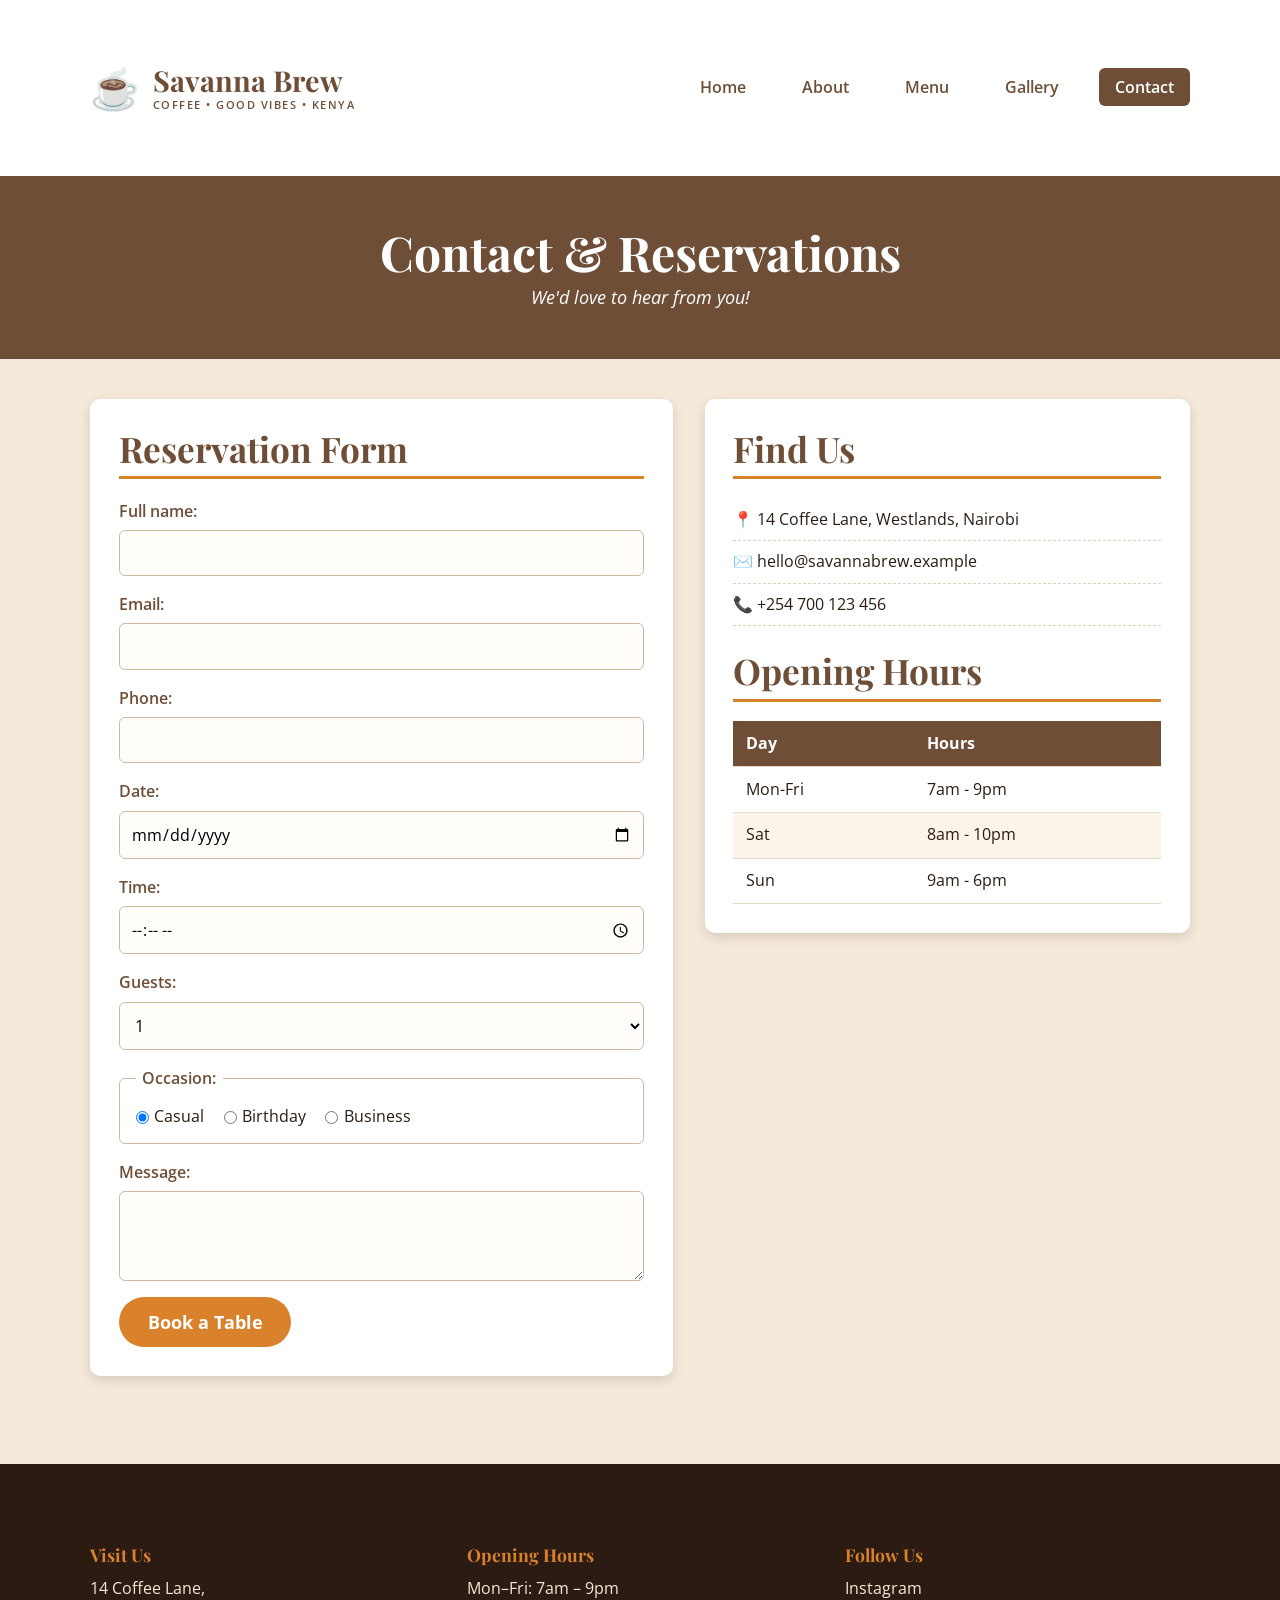
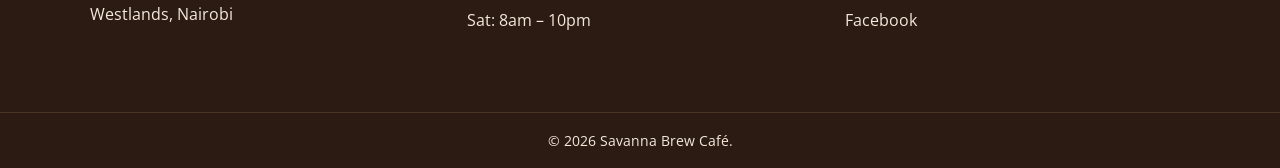
<file: contact.html>
<!DOCTYPE html>
<html lang="en">
<head>
  <meta charset="UTF-8"><meta name="viewport" content="width=device-width, initial-scale=1.0">
  <title>Savanna Brew Café — Contact</title>
  <link href="https://fonts.googleapis.com/css2?family=Open+Sans:wght@400;600;700&family=Playfair+Display:ital,wght@0,700;1,700&display=swap" rel="stylesheet">
  <link rel="stylesheet" href="style.css">
</head>
<body>
  <header class="site-header"><div class="container header-inner"><a href="index.html" class="logo"><div class="logo-icon">☕</div><div class="logo-text"><span class="logo-title">Savanna Brew</span><span class="logo-tagline">COFFEE • GOOD VIBES • KENYA</span></div></a><nav class="main-nav"><ul><li><a href="index.html">Home</a></li><li><a href="about.html">About</a></li><li><a href="menu.html">Menu</a></li><li><a href="gallery.html">Gallery</a></li><li><a href="contact.html" class="active">Contact</a></li></ul></nav></div></header>
  <main>
    <section class="page-banner"><h1>Contact & Reservations</h1><p>We'd love to hear from you!</p></section>
    <div class="container contact-grid">
      <div class="form-card"><h2>Reservation Form</h2><form action="#" method="POST">
        <div class="form-group"><label>Full name:</label><input type="text" required></div>
        <div class="form-group"><label>Email:</label><input type="email" required></div>
        <div class="form-group"><label>Phone:</label><input type="tel"></div>
        <div class="form-group"><label>Date:</label><input type="date" required></div>
        <div class="form-group"><label>Time:</label><input type="time" required></div>
        <div class="form-group"><label>Guests:</label><select><option>1</option><option>2</option><option>3</option><option>4</option><option>5</option></select></div>
        <fieldset><legend>Occasion:</legend><div class="radio-row"><label><input type="radio" name="occasion" checked> Casual</label><label><input type="radio" name="occasion"> Birthday</label><label><input type="radio" name="occasion"> Business</label></div></fieldset>
        <div class="form-group"><label>Message:</label><textarea rows="3"></textarea></div>
        <button type="submit" class="btn">Book a Table</button>
      </form></div>
      <div class="info-card"><h2>Find Us</h2><ul class="info-list"><li>📍 14 Coffee Lane, Westlands, Nairobi</li><li>✉️ hello@savannabrew.example</li><li>📞 +254 700 123 456</li></ul><h2>Opening Hours</h2><table class="hours-table"><thead><tr><th>Day</th><th>Hours</th></tr></thead><tbody><tr><td>Mon-Fri</td><td>7am - 9pm</td></tr><tr><td>Sat</td><td>8am - 10pm</td></tr><tr><td>Sun</td><td>9am - 6pm</td></tr></tbody></table></div>
    </div>
  </main>
  <footer class="site-footer"><div class="container footer-grid"><div><h3>Visit Us</h3><p>14 Coffee Lane,<br>Westlands, Nairobi</p></div><div><h3>Opening Hours</h3><ul><li>Mon–Fri: 7am – 9pm</li><li>Sat: 8am – 10pm</li></ul></div><div><h3>Follow Us</h3><ul><li><a href="#">Instagram</a></li><li><a href="#">Facebook</a></li></ul></div></div><p class="copyright">© 2026 Savanna Brew Café.</p></footer>
</body>
</html>
</file>
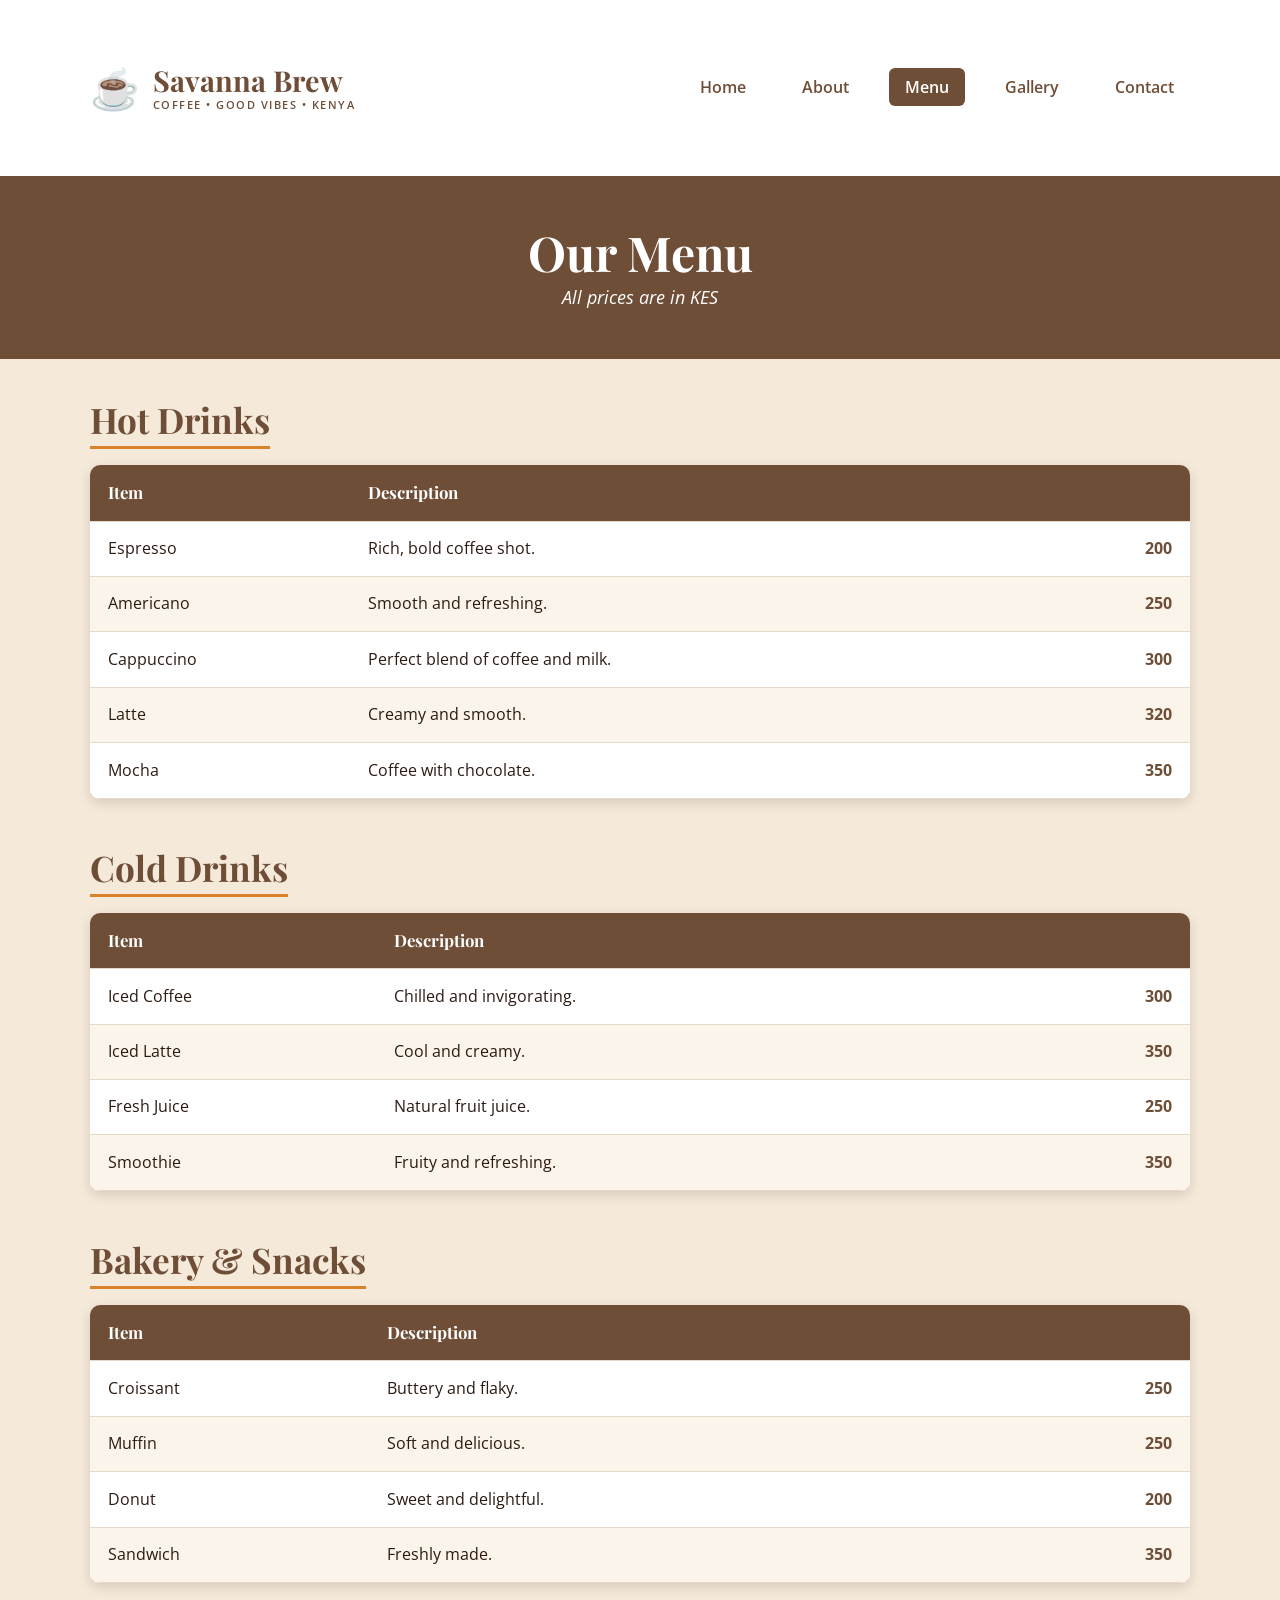
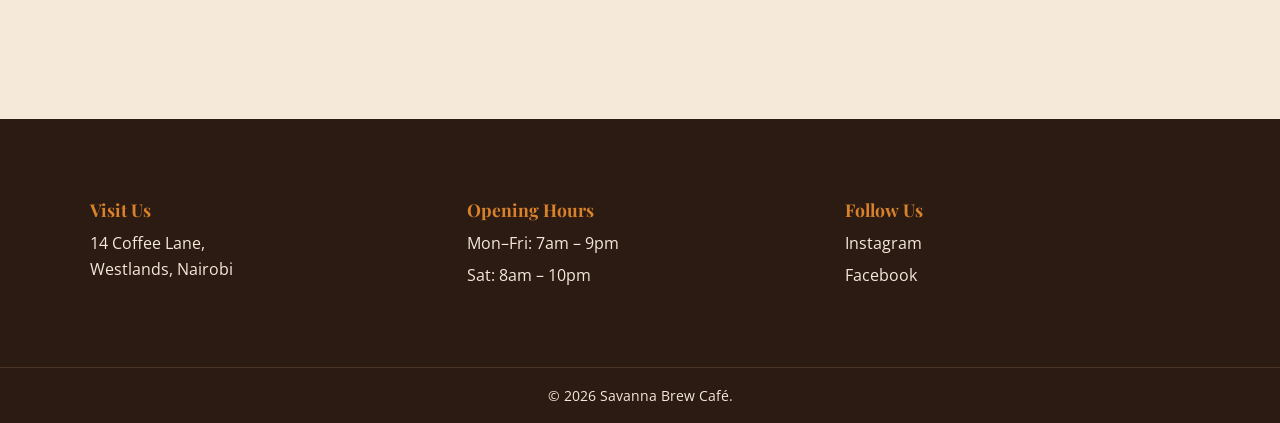
<file: menu.html>
<!DOCTYPE html>
<html lang="en">
<head>
  <meta charset="UTF-8"><meta name="viewport" content="width=device-width, initial-scale=1.0">
  <title>Savanna Brew Café — Menu</title>
  <link href="https://fonts.googleapis.com/css2?family=Open+Sans:wght@400;600;700&family=Playfair+Display:ital,wght@0,700;1,700&display=swap" rel="stylesheet">
  <link rel="stylesheet" href="style.css">
</head>
<body>
  <header class="site-header"><div class="container header-inner"><a href="index.html" class="logo"><div class="logo-icon">☕</div><div class="logo-text"><span class="logo-title">Savanna Brew</span><span class="logo-tagline">COFFEE • GOOD VIBES • KENYA</span></div></a><nav class="main-nav"><ul><li><a href="index.html">Home</a></li><li><a href="about.html">About</a></li><li><a href="menu.html" class="active">Menu</a></li><li><a href="gallery.html">Gallery</a></li><li><a href="contact.html">Contact</a></li></ul></nav></div></header>
  <main>
    <section class="page-banner"><h1>Our Menu</h1><p>All prices are in KES</p></section>
    <div class="container">
      <section class="menu-section"><h2>Hot Drinks</h2><div class="table-wrapper"><table class="menu-table"><thead><tr><th>Item</th><th>Description</th><th class="price-col">Price (KES)</th></tr></thead><tbody>
        <tr><td>Espresso</td><td>Rich, bold coffee shot.</td><td class="price-col">200</td></tr>
        <tr><td>Americano</td><td>Smooth and refreshing.</td><td class="price-col">250</td></tr>
        <tr><td>Cappuccino</td><td>Perfect blend of coffee and milk.</td><td class="price-col">300</td></tr>
        <tr><td>Latte</td><td>Creamy and smooth.</td><td class="price-col">320</td></tr>
        <tr><td>Mocha</td><td>Coffee with chocolate.</td><td class="price-col">350</td></tr>
      </tbody></table></div></section>
      <section class="menu-section"><h2>Cold Drinks</h2><div class="table-wrapper"><table class="menu-table"><thead><tr><th>Item</th><th>Description</th><th class="price-col">Price (KES)</th></tr></thead><tbody>
        <tr><td>Iced Coffee</td><td>Chilled and invigorating.</td><td class="price-col">300</td></tr>
        <tr><td>Iced Latte</td><td>Cool and creamy.</td><td class="price-col">350</td></tr>
        <tr><td>Fresh Juice</td><td>Natural fruit juice.</td><td class="price-col">250</td></tr>
        <tr><td>Smoothie</td><td>Fruity and refreshing.</td><td class="price-col">350</td></tr>
      </tbody></table></div></section>
      <section class="menu-section"><h2>Bakery &amp; Snacks</h2><div class="table-wrapper"><table class="menu-table"><thead><tr><th>Item</th><th>Description</th><th class="price-col">Price (KES)</th></tr></thead><tbody>
        <tr><td>Croissant</td><td>Buttery and flaky.</td><td class="price-col">250</td></tr>
        <tr><td>Muffin</td><td>Soft and delicious.</td><td class="price-col">250</td></tr>
        <tr><td>Donut</td><td>Sweet and delightful.</td><td class="price-col">200</td></tr>
        <tr><td>Sandwich</td><td>Freshly made.</td><td class="price-col">350</td></tr>
      </tbody></table></div></section>
    </div>
  </main>
  <footer class="site-footer"><div class="container footer-grid"><div><h3>Visit Us</h3><p>14 Coffee Lane,<br>Westlands, Nairobi</p></div><div><h3>Opening Hours</h3><ul><li>Mon–Fri: 7am – 9pm</li><li>Sat: 8am – 10pm</li></ul></div><div><h3>Follow Us</h3><ul><li><a href="#">Instagram</a></li><li><a href="#">Facebook</a></li></ul></div></div><p class="copyright">© 2026 Savanna Brew Café.</p></footer>
</body>
</html>
</file>
<file: style.css>
/* ============================================
   SAVANNA BREW CAFÉ — MAIN STYLESHEET
   ============================================ */

/* ---------- 1. CSS VARIABLES ---------- */
:root {
  --primary: #6F4E37;
  --cream: #F5E9DA;
  --accent: #D9822B;
  --dark: #2B1B12;
  --white: #FFFFFF;
  --heading-font: "Playfair Display", Georgia, serif;
  --body-font: "Open Sans", Arial, sans-serif;
  --radius: 10px;
  --shadow: 0 4px 12px rgba(43, 27, 18, 0.15);
}

/* ---------- 2. RESET & BASE ---------- */
* { margin: 0; padding: 0; box-sizing: border-box; }
html { scroll-behavior: smooth; }
body { font-family: var(--body-font); font-size: 16px; line-height: 1.6; color: var(--dark); background-color: var(--cream); }
h1, h2, h3 { font-family: var(--heading-font); color: var(--primary); line-height: 1.2; }
h1 { font-size: 3rem; }
h2 { font-size: 2.2rem; }
h3 { font-size: 1.35rem; }
img { max-width: 100%; display: block; }
a { color: var(--primary); text-decoration: none; transition: color 0.3s ease; }
a:hover, a:focus { color: var(--accent); outline: 2px solid var(--accent); outline-offset: 2px; }

/* ---------- 3. LAYOUT HELPERS ---------- */
.container { width: 90%; max-width: 1100px; margin: 0 auto; padding: 2.5rem 0; }

/* Fancy Title with Lines */
.fancy-title { display: flex; align-items: center; justify-content: center; margin-bottom: 1.5rem; }
.fancy-title::before, .fancy-title::after { content: ""; height: 2px; background-color: var(--accent); flex: 1; max-width: 120px; margin: 0 20px; }
.fancy-title h2 { margin: 0; white-space: nowrap; }

/* ---------- 4. HEADER & NAVIGATION ---------- */
.site-header { background-color: var(--white); color: var(--primary); padding: 1rem 0; box-shadow: 0 2px 10px rgba(0,0,0,0.05); }
.header-inner { display: flex; align-items: center; justify-content: space-between; flex-wrap: wrap; gap: 1rem; }
.logo { display: flex; align-items: center; gap: 0.8rem; text-decoration: none; }
.logo-icon { font-size: 2.5rem; }
.logo-text { display: flex; flex-direction: column; line-height: 1.1; }
.logo-title { font-family: var(--heading-font); font-size: 1.8rem; font-weight: bold; color: var(--primary); }
.logo-tagline { font-family: var(--body-font); font-size: 0.7rem; letter-spacing: 1.5px; text-transform: uppercase; color: var(--primary); font-weight: 600; margin-top: 3px; }

.main-nav ul { list-style: none; display: flex; gap: 1.5rem; flex-wrap: wrap; align-items: center; }
.main-nav a { color: var(--primary); font-weight: 600; padding: 0.5rem 1rem; border-radius: 6px; transition: background 0.3s ease, color 0.3s ease; }
.main-nav a:hover, .main-nav a:focus { background-color: var(--cream); color: var(--accent); }
.main-nav a.active { background-color: var(--primary); color: var(--white); }

/* ---------- 5. BUTTONS ---------- */
.btn { display: inline-block; background-color: var(--accent); color: var(--white); font-family: var(--body-font); font-weight: 700; padding: 0.8rem 1.8rem; border: none; border-radius: 30px; cursor: pointer; transition: background 0.3s ease, transform 0.3s ease, box-shadow 0.3s ease; font-size: 1.1rem; }
.btn:hover, .btn:focus { background-color: var(--primary); transform: translateY(-2px); box-shadow: var(--shadow); }

/* ---------- 6. HOME PAGE ---------- */
.hero { position: relative; min-height: 500px; display: flex; align-items: center; text-align: left; color: var(--white); background: var(--primary) url("https://images.unsplash.com/photo-1497935586351-b67a49e012bf?auto=format&fit=crop&w=1600&q=80") center/cover no-repeat; padding: 4rem 0; }
.hero::after { content: ""; position: absolute; inset: 0; background: rgba(43, 27, 18, 0.4); }
.hero-content { position: relative; z-index: 1; padding: 2rem 10%; max-width: 800px; }
.hero h1 { color: var(--white); font-size: 4rem; margin-bottom: 2rem; text-shadow: 2px 2px 8px rgba(0,0,0,0.5); line-height: 1.1; font-family: 'Playfair Display', serif; font-style: italic; }

.welcome { text-align: center; max-width: 800px; margin: 0 auto; font-size: 1.1rem; }

/* Favourite cards */
.favourites { display: flex; flex-wrap: wrap; gap: 2rem; justify-content: center; }
.card { flex: 1 1 280px; max-width: 320px; background: var(--white); border-radius: var(--radius); overflow: hidden; box-shadow: var(--shadow); transition: transform 0.3s ease, box-shadow 0.3s ease; text-align: center; padding-bottom: 1.5rem; border: 1px solid #e6d9c8; }
.card:hover, .card:focus-within { transform: translateY(-8px); box-shadow: 0 12px 24px rgba(43, 27, 18, 0.25); }
.card img { width: 100%; height: 220px; object-fit: cover; }
.card h3 { margin: 1.2rem 0 0.5rem; font-size: 1.6rem; }
.card .price { display: inline-block; margin-top: 0.5rem; background: #ebbd61; color: var(--dark); font-weight: 700; padding: 0.4rem 1.5rem; border-radius: 20px; font-size: 1rem; }

/* ---------- 7. ABOUT PAGE ---------- */
.page-banner { background: var(--primary); color: var(--white); text-align: center; padding: 3rem 1rem; }
.page-banner h1 { color: var(--white); }
.page-banner p { font-size: 1.15rem; font-style: italic; }
.about-grid { display: flex; gap: 2.5rem; align-items: center; flex-wrap: wrap; }
.about-grid .owner-photo { flex: 1 1 300px; max-width: 380px; }
.owner-photo img { border-radius: 50%; aspect-ratio: 1 / 1; object-fit: cover; box-shadow: var(--shadow); }
.about-text { flex: 2 1 380px; }
blockquote { border-left: 5px solid var(--accent); background: var(--white); padding: 1rem 1.5rem; margin: 1.5rem 0; font-style: italic; border-radius: 0 var(--radius) var(--radius) 0; }
blockquote cite { display: block; margin-top: 0.6rem; font-style: normal; font-weight: 700; color: var(--primary); }
.values { display: grid; grid-template-columns: repeat(auto-fit, minmax(220px, 1fr)); gap: 1.5rem; margin-top: 1.5rem; }
.value-card { background: var(--white); padding: 1.8rem 1.4rem; border-radius: var(--radius); box-shadow: var(--shadow); text-align: center; }
.value-card .icon { font-size: 2.2rem; display: block; margin-bottom: 0.6rem; }

/* ---------- 8. MENU PAGE ---------- */
.menu-section { margin-bottom: 3rem; }
.menu-section h2 { border-bottom: 3px solid var(--accent); display: inline-block; padding-bottom: 0.3rem; }
.table-wrapper { width: 100%; overflow-x: auto; margin-top: 1rem; border-radius: var(--radius); box-shadow: var(--shadow); }
.menu-table { width: 100%; min-width: 520px; border-collapse: collapse; background: var(--white); }
.menu-table th, .menu-table td { padding: 0.9rem 1.1rem; text-align: left; border-bottom: 1px solid #e6d9c8; }
.menu-table thead th { background-color: var(--primary); color: var(--white); font-family: var(--heading-font); font-size: 1.05rem; }
.menu-table tbody tr:nth-child(even) { background-color: #fbf4ea; }
.menu-table tbody tr:hover { background-color: #f3e2cd; }
.menu-table .price-col { text-align: right; font-weight: 700; color: var(--primary); white-space: nowrap; }
.menu-note { margin-top: 1rem; font-style: italic; color: var(--primary); }

/* ---------- 9. GALLERY PAGE ---------- */
.gallery-grid { display: grid; grid-template-columns: repeat(4, 1fr); gap: 1.2rem; margin-top: 2rem; }
.gallery-grid figure { margin: 0; overflow: hidden; border-radius: var(--radius); background: var(--white); box-shadow: var(--shadow); }
.gallery-grid img { width: 100%; height: 220px; object-fit: cover; transition: transform 0.4s ease; }
.gallery-grid figure:hover img { transform: scale(1.08); }
.gallery-grid figcaption { text-align: center; padding: 0.6rem; font-weight: 600; color: var(--primary); }

/* ---------- 10. CONTACT PAGE ---------- */
.contact-grid { display: grid; grid-template-columns: 1.2fr 1fr; gap: 2rem; align-items: start; }
.form-card, .info-card { background: var(--white); padding: 1.8rem; border-radius: var(--radius); box-shadow: var(--shadow); }
.form-card h2, .info-card h2 { margin-bottom: 1.2rem; border-bottom: 3px solid var(--accent); padding-bottom: 0.4rem; }
.form-group { margin-bottom: 1rem; display: flex; flex-direction: column; }
.form-group label { font-weight: 600; margin-bottom: 0.35rem; color: var(--primary); }
.form-group input, .form-group select, .form-group textarea { width: 100%; padding: 0.7rem; font-family: var(--body-font); font-size: 1rem; border: 1px solid #cdb9a4; border-radius: 6px; background: #fffdf9; }
.form-group input:focus, .form-group select:focus, .form-group textarea:focus { outline: 3px solid var(--accent); outline-offset: 1px; border-color: var(--accent); }
fieldset { border: 1px solid #cdb9a4; border-radius: 6px; padding: 0.8rem 1rem; margin-bottom: 1rem; }
legend { font-weight: 600; color: var(--primary); padding: 0 0.4rem; }
.radio-row { display: flex; gap: 1.2rem; flex-wrap: wrap; }
.radio-row label { font-weight: 400; display: flex; align-items: center; gap: 0.35rem; }
.info-list { list-style: none; margin-bottom: 1.5rem; }
.info-list li { padding: 0.5rem 0; border-bottom: 1px dashed #e0d1bf; }
.hours-table { width: 100%; border-collapse: collapse; margin-top: 0.5rem; }
.hours-table th, .hours-table td { padding: 0.6rem 0.8rem; text-align: left; border-bottom: 1px solid #e6d9c8; }
.hours-table thead th { background: var(--primary); color: var(--white); }
.hours-table tbody tr:nth-child(even) { background: #fbf4ea; }

/* ---------- 11. FOOTER ---------- */
.site-footer { background-color: var(--dark); color: var(--cream); padding: 2.5rem 0 1rem; margin-top: 3rem; }
.footer-grid { display: grid; grid-template-columns: repeat(3, 1fr); gap: 2rem; }
.site-footer h3 { color: var(--accent); margin-bottom: 0.7rem; font-size: 1.1rem; }
.site-footer ul { list-style: none; }
.site-footer li { margin-bottom: 0.4rem; }
.site-footer a { color: var(--cream); }
.site-footer a:hover, .site-footer a:focus { color: var(--accent); }
.copyright { text-align: center; border-top: 1px solid #4a3526; margin-top: 2rem; padding-top: 1rem; font-size: 0.9rem; }

/* ---------- 12. MEDIA QUERIES ---------- */
@media (max-width: 768px) {
  h1 { font-size: 2.2rem; }
  .hero h1 { font-size: 2.5rem; }
  .header-inner { flex-direction: column; align-items: center; text-align: center; }
  .main-nav ul { flex-direction: column; width: 100%; gap: 0.4rem; }
  .main-nav a { display: block; }
  .about-grid { flex-direction: column; }
  .about-grid .owner-photo { max-width: 100%; }
  .gallery-grid { grid-template-columns: repeat(2, 1fr); }
  .gallery-grid img { height: 170px; }
  .contact-grid { grid-template-columns: 1fr; }
  .form-card { order: 1; }
  .info-card { order: 2; }
  .footer-grid { grid-template-columns: 1fr; text-align: center; }
}
@media (max-width: 480px) {
  .gallery-grid { grid-template-columns: 1fr; }
}
</file>
